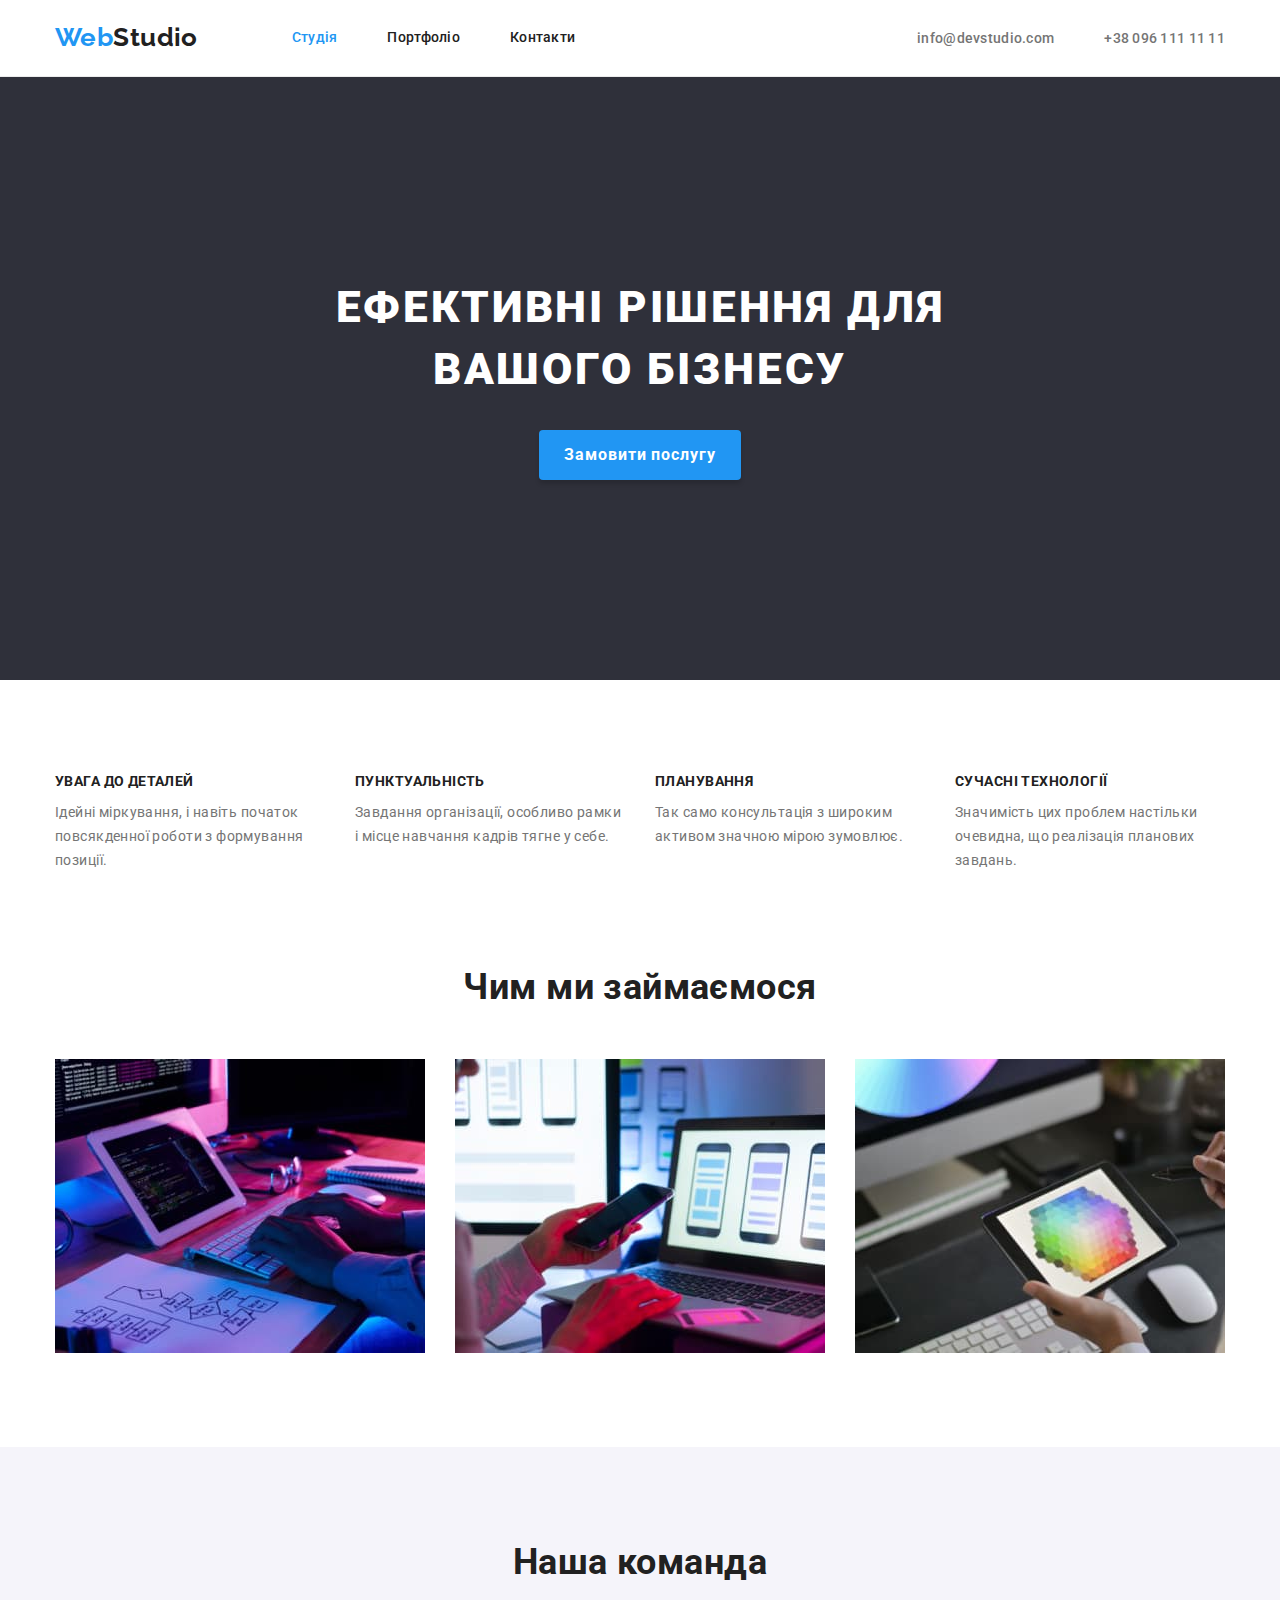
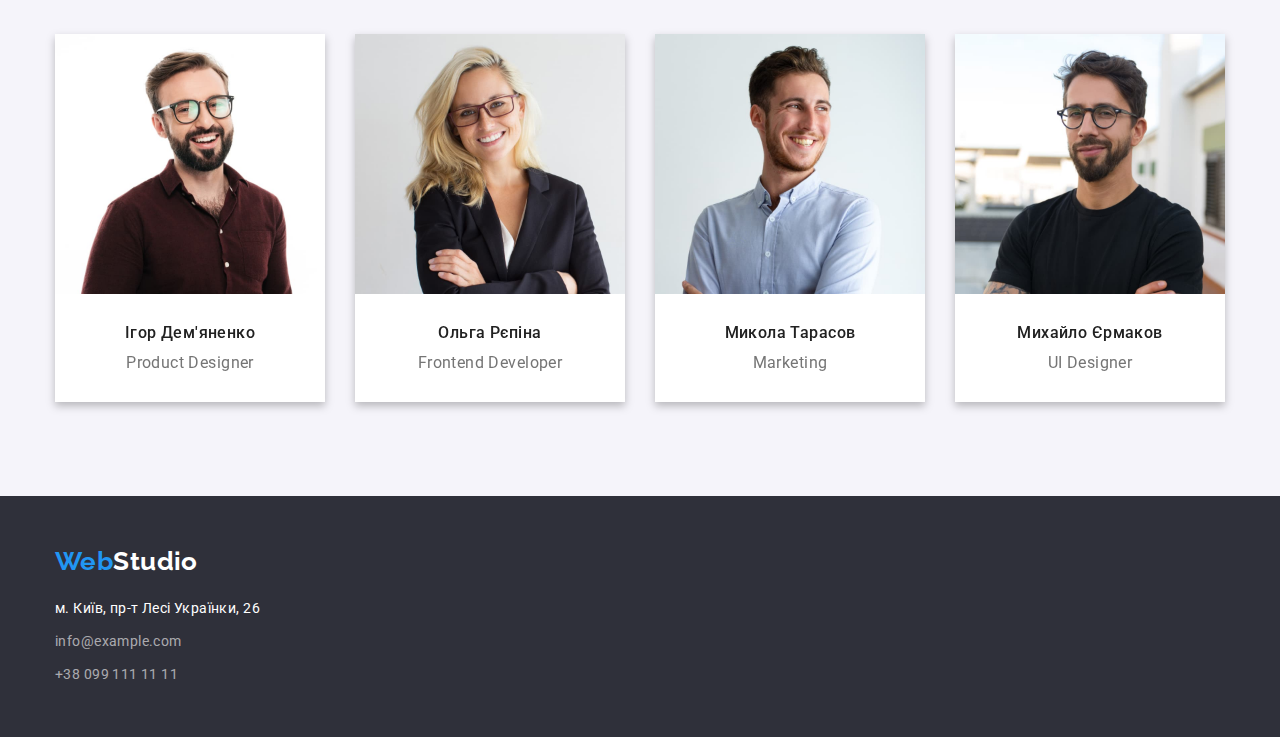
<file: index.html>
<!DOCTYPE html>
<html lang="uk">
  <head>
    <meta charset="utf-8" />
    <meta name="viewport" content="width=device-width, initial-scale=1.0" />
    <title lang="en">Web Studio</title>
    <link
      rel="stylesheet"
      href="https://cdn.jsdelivr.net/npm/modern-normalize@1.1.0/modern-normalize.min.css"
    />
    <link rel="preconnect" href="https://fonts.googleapis.com" />
    <link rel="preconnect" href="https://fonts.gstatic.com" crossorigin />
    <link
      href="https://fonts.googleapis.com/css2?family=Raleway:wght@700&family=Roboto:wght@400;500;700;900&display=swap"
      rel="stylesheet"
    />
    <link rel="stylesheet" href="./css/styles.css" />
  </head>
  <body>
    <header class="page-head">
      <div class="header-box container">
        <nav class="header-nav">
          <a class="logo-header" href="./index.html" lang="en"
            >Web<span class="logo-part">Studio</span></a
          >
          <ul class="site-nav">
            <li class="nav-item">
              <a href="./index.html" class="link current">Студія</a>
            </li>
            <li class="nav-item">
              <a href="./portfolio.html" class="link">Портфоліо</a>
            </li>
            <li class="nav-item">
              <a href="./contacts.html" class="link">Контакти</a>
            </li>
          </ul>
        </nav>

        <ul class="contacts">
          <li>
            <a class="contact" href="mailto:info@devstudio.com"
              >info@devstudio.com</a
            >
          </li>
          <li>
            <a class="contact" href="tel:+380961111111">+38 096 111 11 11</a>
          </li>
        </ul>
      </div>
    </header>

    <main>
      <section class="hero-part">
        <div class="container">
          <h1 class="hero-text">Ефективні рішення для вашого бізнесу</h1>
          <button class="modal-open-btn" type="button">Замовити послугу</button>
        </div>
      </section>

      <section class="our-features section">
        <div class="container">
          <h2 class="visually-hidden">Наші особливості</h2>
          <ul class="feature-items">
            <li class="feature-item">
              <h3 class="feature">Увага до деталей</h3>
              <p class="feature-about">
                Ідейні міркування, і навіть початок повсякденної роботи з
                формування позиції.
              </p>
            </li>
            <li class="feature-item">
              <h3 class="feature">Пунктуальність</h3>
              <p class="feature-about">
                Завдання організації, особливо рамки і місце навчання кадрів
                тягне у себе.
              </p>
            </li>
            <li class="feature-item">
              <h3 class="feature">Планування</h3>
              <p class="feature-about">
                Так само консультація з широким активом значною мірою зумовлює.
              </p>
            </li>
            <li class="feature-item">
              <h3 class="feature">Сучасні технології</h3>
              <p class="feature-about">
                Значимість цих проблем настільки очевидна, що реалізація
                планових завдань.
              </p>
            </li>
          </ul>
        </div>
      </section>

      <section class="examples section">
        <div class="container">
          <h2 class="examples-title">Чим ми займаємося</h2>
          <ul class="container-examples">
            <li class="example-img">
              <img src="images/box1.jpg" alt="кодинг" width="370" />
            </li>
            <li class="example-img">
              <img src="images/box2.jpg" alt="дизайн інтерфейсу" width="370" />
            </li>
            <li class="example-img">
              <img src="images/box3.jpg" alt="графічний планшет" width="370" />
            </li>
          </ul>
        </div>
      </section>

      <section class="team section">
        <div class="our-team container">
          <h2 class="team-title">Наша команда</h2>
          <ul class="team-container">
            <li class="person-card">
              <img
                src="images/portrait1.jpg"
                alt="Ігор Дем'яненко"
                width="270"
              />
              <div class="person">
                <h3 class="team-faces">Ігор Дем'яненко</h3>
                <p class="team-job">Product Designer</p>
              </div>
            </li>
            <li class="person-card">
              <img src="images/portrait2.jpg" alt="Ольга Рєпіна" width="270" />
              <div class="person">
                <h3 class="team-faces">Ольга Рєпіна</h3>
                <p class="team-job">Frontend Developer</p>
              </div>
            </li>

            <li class="person-card">
              <img
                src="images/portrait3.jpg"
                alt="Микола Тарасов"
                width="270"
              />
              <div class="person">
                <h3 class="team-faces">Микола Тарасов</h3>
                <p class="team-job">Marketing</p>
              </div>
            </li>
            <li class="person-card">
              <img
                src="images/portrait4.jpg"
                alt="Михайло Єрмаков"
                width="270"
              />
              <div class="person">
                <h3 class="team-faces">Михайло Єрмаков</h3>
                <p class="team-job">UI Designer</p>
              </div>
            </li>
          </ul>
        </div>
      </section>
    </main>

    <footer class="foot-page">
      <div class="container">
        <a class="logo-footer" href="./index.html" lang="en"
          >Web<span class="logo-part-footer">Studio</span></a
        >

        <address>
          <ul class="foot-navigation">
            <li class="contact-f">
              <a
                class="foot-navigation-map"
                href="https://goo.gl/maps/CPtrU1FHBa2aNyZL9"
              >
                м. Київ, пр-т Лесі Українки, 26
              </a>
            </li>
            <li class="contact-f">
              <a class="contact-footer mail" href="mailto:info@example.com"
                >info@example.com</a
              >
            </li>
            <li>
              <a class="contact-footer" href="tel:+380991111111"
                >+38 099 111 11 11</a
              >
            </li>
          </ul>
        </address>
      </div>
    </footer>
  </body>
</html>
</file>
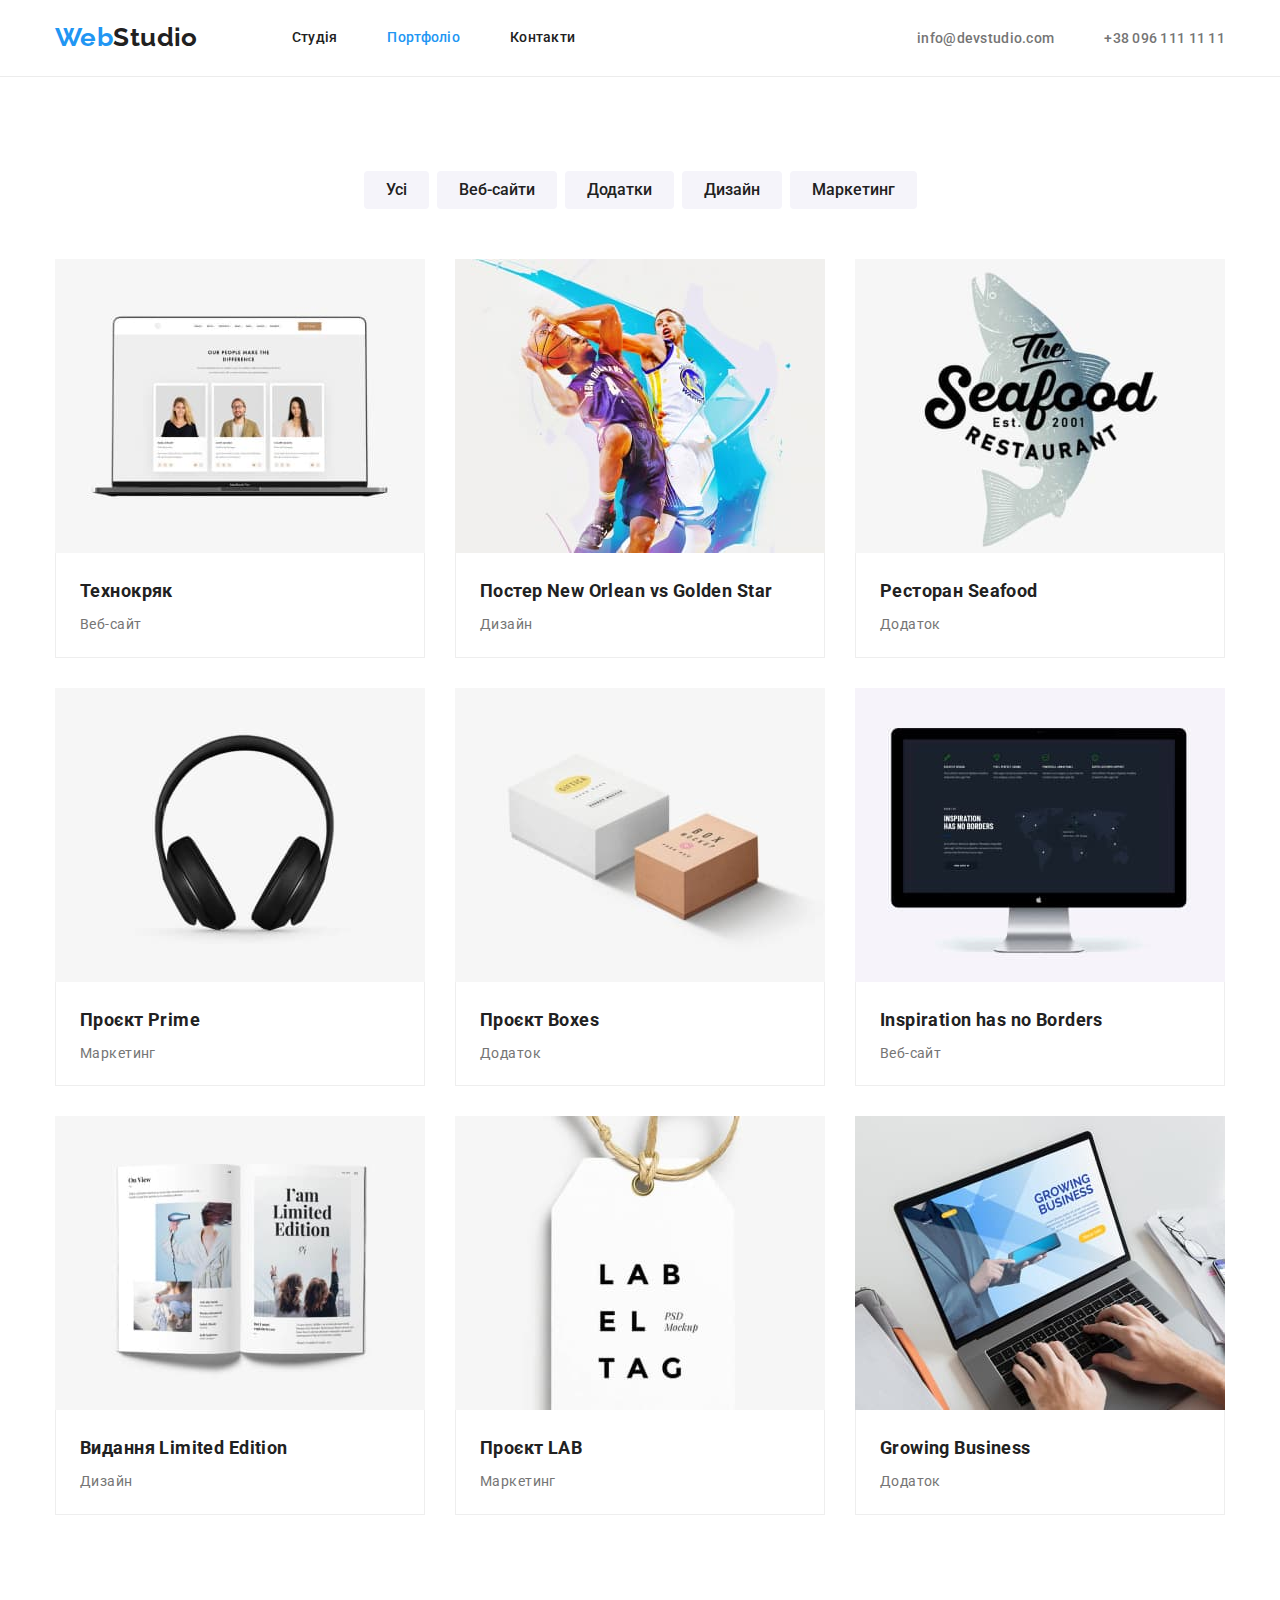
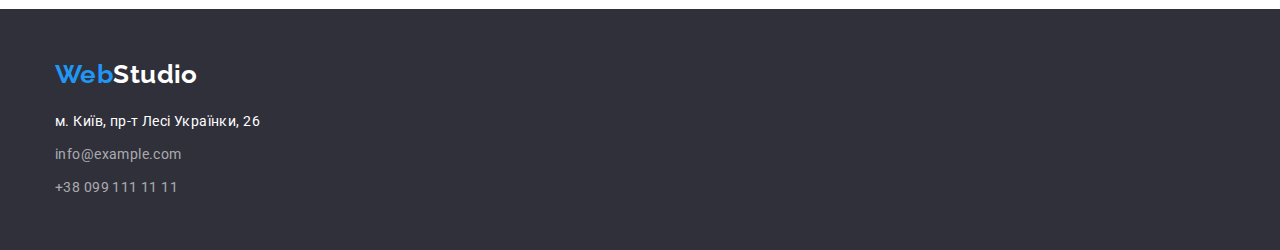
<file: portfolio.html>
<!DOCTYPE html>
<html lang="uk">
  <head>
    <meta charset="utf-8" />
    <meta name="viewport" content="width=device-width, initial-scale=1.0" />
    <title>Портфоліо</title>
    <link
      rel="stylesheet"
      href="https://cdn.jsdelivr.net/npm/modern-normalize@1.1.0/modern-normalize.min.css"
    />
    <link rel="preconnect" href="https://fonts.googleapis.com" />
    <link rel="preconnect" href="https://fonts.gstatic.com" crossorigin />
    <link
      href="https://fonts.googleapis.com/css2?family=Raleway:wght@700&family=Roboto:wght@400;500;700;900&display=swap"
      rel="stylesheet"
    />
    <link rel="stylesheet" href="./css/styles.css" />
  </head>
  <body>
    <header class="page-head">
      <div class="header-box container">
        <nav class="header-nav">
          <a class="logo-header" href="./index.html" lang="en"
            >Web<span class="logo-part">Studio</span></a
          >
          <ul class="site-nav">
            <li class="nav-item">
              <a href="./index.html" class="link">Студія</a>
            </li>
            <li class="nav-item">
              <a href="./portfolio.html" class="link current">Портфоліо</a>
            </li>
            <li class="nav-item">
              <a href="./contacts.html" class="link">Контакти</a>
            </li>
          </ul>
        </nav>

        <ul class="contacts">
          <li>
            <a class="contact" href="mailto:info@devstudio.com"
              >info@devstudio.com</a
            >
          </li>
          <li>
            <a class="contact" href="tel:+380961111111">+38 096 111 11 11</a>
          </li>
        </ul>
      </div>
    </header>

    <main>
      <section class="portfolio-content section">
        <div class="container">
          <h1 class="visually-hidden">Наші роботи</h1>
          <ul class="buttons">
            <li><button type="button" class="filter-btn">Усі</button></li>
            <li><button type="button" class="filter-btn">Веб-сайти</button></li>
            <li><button type="button" class="filter-btn">Додатки</button></li>
            <li><button type="button" class="filter-btn">Дизайн</button></li>
            <li><button type="button" class="filter-btn">Маркетинг</button></li>
          </ul>
          <ul class="our-projects">
            <li class="card">
              <a href="">
                <img
                  class="card-image"
                  src="images/img1.jpg"
                  alt="Технокряк"
                  width="370"
                />
                <div class="card-content">
                  <h2 class="project">Технокряк</h2>
                  <p class="project-type">Веб-сайт</p>
                </div>
              </a>
            </li>
            <li class="card">
              <a href="">
                <img
                  class="card-image"
                  src="images/img2.jpg"
                  alt="Постер новий орлеан і голден стар"
                  width="370"
                />
                <div class="card-content">
                  <h2 class="project">Постер New Orlean vs Golden Star</h2>
                  <p class="project-type">Дизайн</p>
                </div>
              </a>
            </li>
            <li class="card">
              <a href="">
                <img
                  class="card-image"
                  src="images/img3.jpg"
                  alt="Ресторан сіафуд"
                  width="370"
                />
                <div class="card-content">
                  <h2 class="project">Ресторан Seafood</h2>
                  <p class="project-type">Додаток</p>
                </div>
              </a>
            </li>
            <li class="card">
              <a href="">
                <img
                  class="card-image"
                  src="images/img4.jpg"
                  alt="Проєкт прайм"
                  width="370"
                />
                <div class="card-content">
                  <h2 class="project">Проєкт Prime</h2>
                  <p class="project-type">Маркетинг</p>
                </div>
              </a>
            </li>
            <li class="card">
              <a href="">
                <img
                  class="card-image"
                  src="images/img5.jpg"
                  alt="Проєкт боксез"
                  width="370"
                />
                <div class="card-content">
                  <h2 class="project">Проєкт Boxes</h2>
                  <p class="project-type">Додаток</p>
                </div>
              </a>
            </li>
            <li class="card">
              <a href="">
                <img
                  class="card-image"
                  src="images/img6.jpg"
                  alt="Інспірейшен хес ноу бордерс"
                  width="370"
                />
                <div class="card-content">
                  <h2 class="project">Inspiration has no Borders</h2>
                  <p class="project-type">Веб-сайт</p>
                </div>
              </a>
            </li>
            <li class="card">
              <a href="">
                <img
                  class="card-image"
                  src="images/img7.jpg"
                  alt="Видання лімітед едішн"
                  width="370"
                />
                <div class="card-content">
                  <h2 class="project">Видання Limited Edition</h2>
                  <p class="project-type">Дизайн</p>
                </div>
              </a>
            </li>
            <li class="card">
              <a href="">
                <img
                  class="card-image"
                  src="images/img8.jpg"
                  alt="Проєкт лаб"
                  width="370"
                />
                <div class="card-content">
                  <h2 class="project">Проєкт LAB</h2>
                  <p class="project-type">Маркетинг</p>
                </div>
              </a>
            </li>
            <li class="card">
              <a href="">
                <img
                  class="card-image"
                  src="images/img9.jpg"
                  alt="Гровінг бізнес"
                  width="370"
                />
                <div class="card-content">
                  <h2 class="project">Growing Business</h2>
                  <p class="project-type">Додаток</p>
                </div>
              </a>
            </li>
          </ul>
        </div>
      </section>
    </main>

    <footer class="foot-page">
      <div class="container">
        <a class="logo-footer" href="./index.html" lang="en"
          >Web<span class="logo-part-footer">Studio</span></a
        >

        <address>
          <ul class="foot-navigation">
            <li class="contact-f">
              <a
                class="foot-navigation-map"
                href="https://goo.gl/maps/CPtrU1FHBa2aNyZL9"
              >
                м. Київ, пр-т Лесі Українки, 26
              </a>
            </li>
            <li class="contact-f">
              <a class="contact-footer mail" href="mailto:info@example.com"
                >info@example.com</a
              >
            </li>
            <li>
              <a class="contact-footer" href="tel:+380991111111"
                >+38 099 111 11 11</a
              >
            </li>
          </ul>
        </address>
      </div>
    </footer>
  </body>
</html>
</file>
<file: css/styles.css>
:root {
  --main-bkg-color: #ffffff;
  --main-text-color: #757575;
  --article-color: #212121;
  --accent-color: #2196f3;
  --hero-footer-bkg-color: #2f303a;
  --team-bkg-color: #f5f4fa;
  --contacts-color: rgba(255, 255, 255, 0.6);
  --modal-open-btn-hover: #188ce8;
  --some-text-color: #ffffff;
  --some-bkg-color: #ffffff;
  --border-header: #ececec;
  --card-border: #eeeeee;

  --main-font: "Roboto", sans-serif;
  --secondary-font: "Raleway", sans-serif;
}

/* body */

body {
  font-size: 14px;
  background-color: var(--main-bkg-color);
  color: var(--article-color);
  font-family: var(--main-font);
  letter-spacing: 0.03em;
}
ul {
  list-style: none;
}
a {
  text-decoration: none;
}
h1,
h2,
h3,
h4,
p {
  margin-top: 0;
  margin-bottom: 0;
}
ul,
ol {
  margin: 0;
  padding: 0;
}
img {
  display: block;
  max-width: 100%;
  height: auto;
}
.container {
  width: 1200px;
  margin-left: auto;
  margin-right: auto;
  padding-left: 15px;
  padding-right: 15px;
}
.section {
  padding-top: 94px;
  padding-bottom: 94px;
}

/* header */
.header-box {
  display: flex;
  justify-content: space-between;
}
.page-head {
  border-bottom: 1px solid var(--border-header);
}
.logo-header {
  color: var(--accent-color);
  font-family: var(--secondary-font);
  font-weight: 700;
  font-size: 26px;
  line-height: 1.2;

  margin-right: 94px;
}
.logo-part {
  color: var(--article-color);
}
.header-nav {
  display: flex;
  align-items: center;
}
.site-nav {
  display: flex;
  gap: 50px;
}

.link {
  color: var(--article-color);
  font-weight: 500;
  line-height: 1.14;
  letter-spacing: 0.02em;

  display: inline-block;
  padding-top: 30px;
  padding-bottom: 30px;
}

.link:hover,
.link:focus,
.contact:hover,
.contact:focus,
.contact-footer:hover,
.contact-footer:focus,
.site-nav .link.current {
  color: var(--accent-color);
}

.contact {
  color: var(--main-text-color);
  font-weight: 500;
  line-height: 1.1;
  letter-spacing: 0.02em;

  padding-top: 32px;
  padding-bottom: 32px;
  align-items: center;
}
.contacts {
  display: flex;
  gap: 50px;
  align-items: center;
}

/* hero */
.hero-part {
  background-color: var(--hero-footer-bkg-color);

  padding-top: 200px;
  padding-bottom: 200px;
}
.hero-text {
  font-weight: 900;
  font-size: 44px;
  line-height: 1.4;
  text-align: center;

  width: 60%;
  margin-bottom: 30px;
  margin-left: auto;
  margin-right: auto;

  letter-spacing: 0.06em;
  text-transform: uppercase;
  color: var(--some-text-color);
}

.modal-open-btn {
  font-family: inherit;
  font-weight: 700;
  font-size: 16px;
  line-height: 1.86;
  display: flex;
  align-items: center;
  text-align: center;
  letter-spacing: 0.06em;
  background-color: var(--accent-color);
  color: var(--some-text-color);
  box-shadow: 0px 4px 4px rgba(0, 0, 0, 0.15);
  border-radius: 4px;
  border: none;
  cursor: pointer;

  padding: 10px 25px;
  margin-left: auto;
  margin-right: auto;
}

.modal-open-btn:hover,
.modal-open-btn:focus {
  background-color: var(--modal-open-btn-hover);
}

/* our feachers */
.visually-hidden {
  position: absolute;
  white-space: nowrap;
  width: 1px;
  height: 1px;
  overflow: hidden;
  border: 0;
  padding: 0;
  clip: rect(0 0 0 0);
  clip-path: inset(50%);
  margin: -1px;
}

.feature {
  font-size: 14px;
  font-family: var(--main-font);
  font-weight: 700;
  line-height: 1.14;
  text-transform: uppercase;
  color: var(--article-color);

  margin-bottom: 10px;
}

.feature-items {
  display: flex;
  margin-left: auto;
  margin-right: auto;
  gap: 30px;
}
.feature-item {
  width: 270px;
}

.feature-about {
  font-weight: 400;
  line-height: 24px;
  color: var(--main-text-color);
}

/* what are we doing */
.examples-title {
  font-weight: 700;
  font-size: 36px;
  line-height: 1.2;
  text-align: center;
  color: var(--article-color);

  margin-bottom: 50px;
}
.examples {
  padding-top: 0;
}
.container-examples {
  display: flex;
  gap: 30px;
}
.example-img {
  width: 370px;
}

/* team part */

.team {
  background-color: var(--team-bkg-color);
}

.team-faces {
  font-weight: 500;
  font-size: 16px;
  line-height: 1.18;
  text-align: center;
  color: var(--article-color);

  margin-bottom: 10px;
}
.team-job {
  font-size: 16px;
  line-height: 1.2;
  text-align: center;
  color: var(--main-text-color);
}
.team-container {
  display: flex;
  gap: 30px;
}
.person-card {
  filter: drop-shadow(0px 4px 4px rgba(0, 0, 0, 0.25));
  flex-basis: calc((100% - 90px) / 4);
  background-color: var(--some-bkg-color);
}
.person {
  padding: 30px;
}

.team-title {
  font-weight: 700;
  font-size: 36px;
  line-height: 1.2;
  text-align: center;
  color: var(--article-color);

  margin-bottom: 50px;
}

/* footer */
footer {
  background-color: var(--hero-footer-bkg-color);
}
.foot-page {
  padding-top: 50px;
  padding-bottom: 50px;
}

.logo-footer {
  color: var(--accent-color);
  font-family: var(--secondary-font);
  font-weight: 700;
  font-size: 26px;
  line-height: 1.2;

  display: inline-block;
  margin-bottom: 20px;
}
.logo-part-footer {
  color: var(--some-text-color);
}
.contact-footer {
  line-height: 1.7;
  color: var(--contacts-color);
}
.contact-f {
  margin-bottom: 9px;
}
.foot-navigation {
  display: inline-block;
}
.foot-navigation-map {
  line-height: 1.7;
  color: var(--some-text-color);
}
address {
  font-style: normal;
}

/* portfolio page */

.portfolio-container {
  width: 1200px;
  padding-left: 15px;
  padding-right: 15px;
  margin-left: auto;
  margin-right: auto;
}
.filter-btn {
  font-family: inherit;
  font-weight: 500;
  font-size: 16px;
  line-height: 1.62;
  text-align: center;
  background-color: var(--team-bkg-color);
  color: var(--article-color);
  border-radius: 4px;
  border: none;
  cursor: pointer;

  padding: 6px 22px;
}
.filter-btn:hover,
.filter-btn:focus {
  background-color: var(--accent-color);
  color: var(--some-text-color);
  box-shadow: 0px 3px 1px rgba(0, 0, 0, 0.1), 0px 1px 2px rgba(0, 0, 0, 0.08),
    0px 2px 2px rgba(0, 0, 0, 0.12);
}
.buttons {
  display: flex;
  gap: 8px;
  justify-content: center;
  margin-bottom: 50px;
}

.project {
  font-weight: 700;
  font-size: 18px;
  line-height: 2;
  color: var(--article-color);
  margin-bottom: 4px;
}

.project-type {
  font-weight: 400;
  line-height: 1.7;
  color: var(--main-text-color);
}
.our-projects {
  margin-right: -30px;
  margin-bottom: -30px;
  display: flex;
  flex-wrap: wrap;
}
.card {
  margin-right: 30px;
  margin-bottom: 30px;
  flex-basis: calc(100% / 3 - 30px);
}

.card-content {
  padding: 20px 24px;
  border-right: 1px solid var(--card-border);
  border-bottom: 1px solid var(--card-border);
  border-left: 1px solid var(--card-border);
}
</file>
